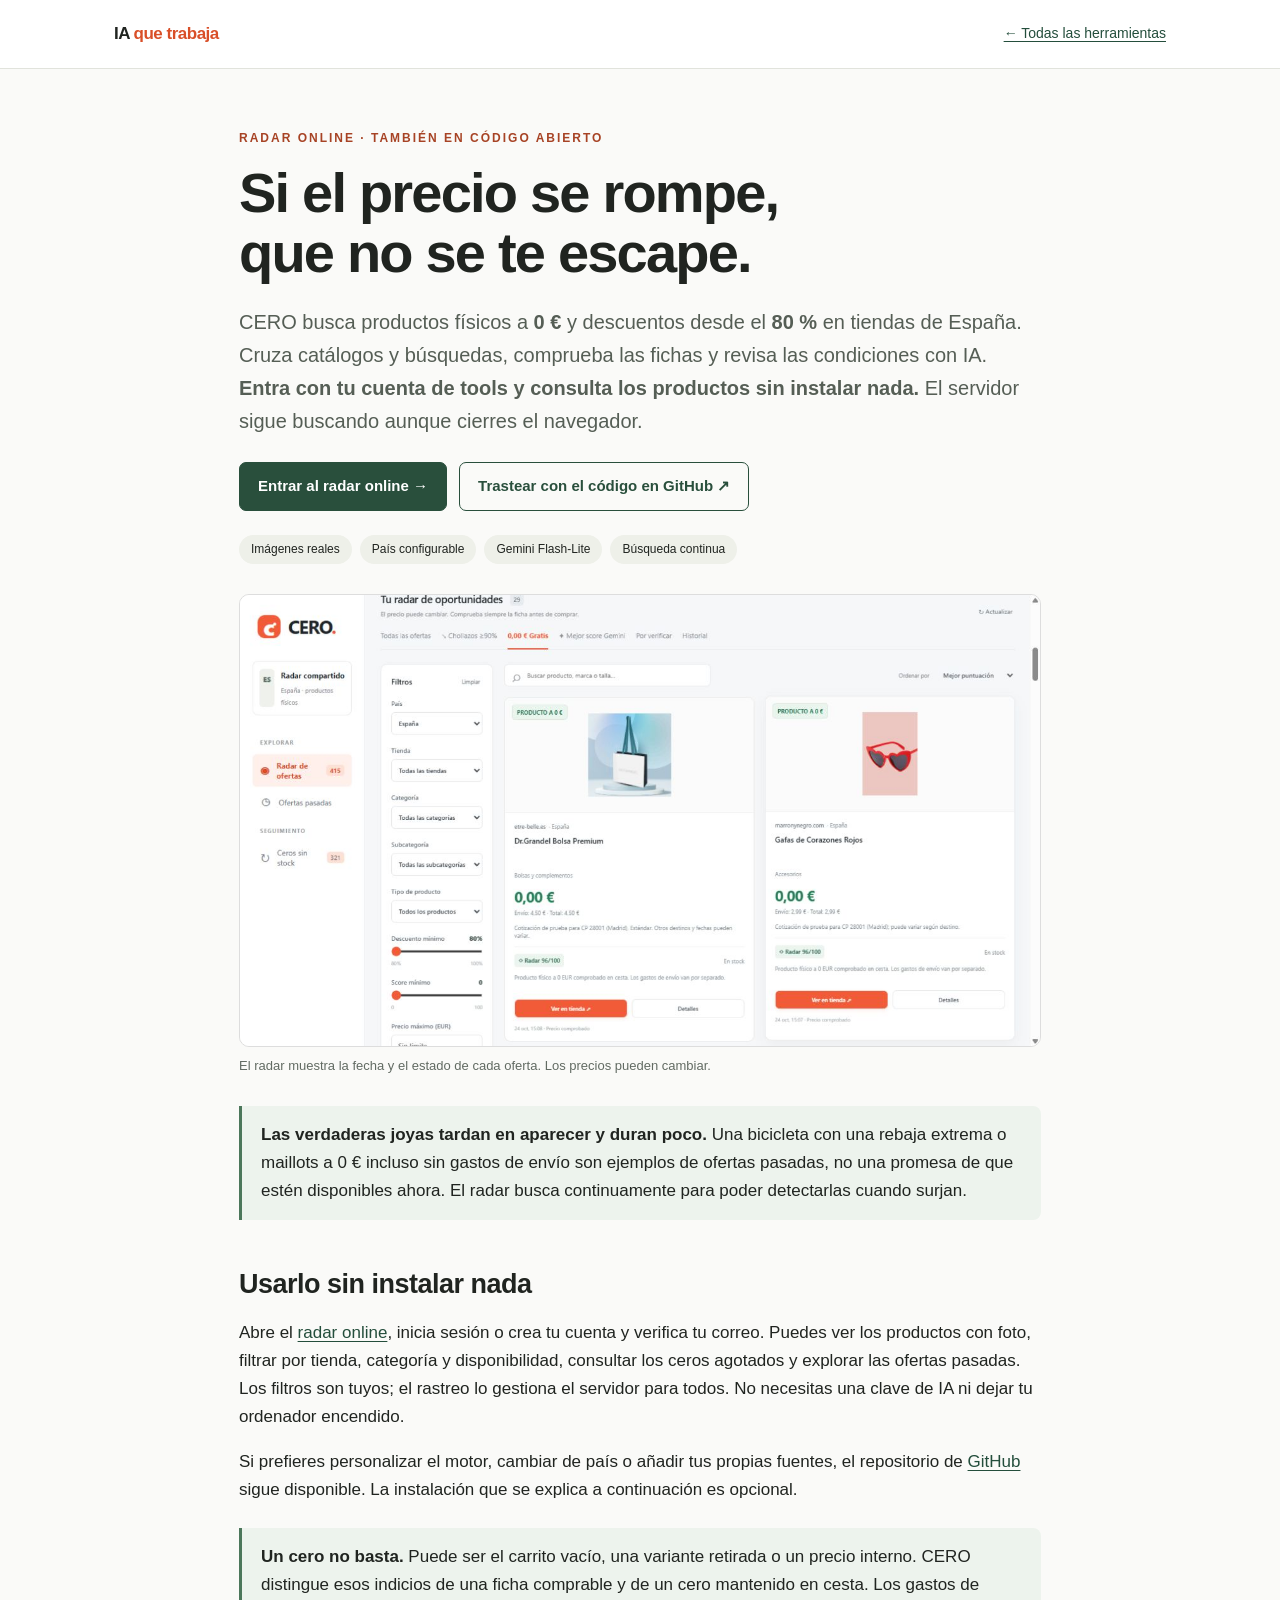
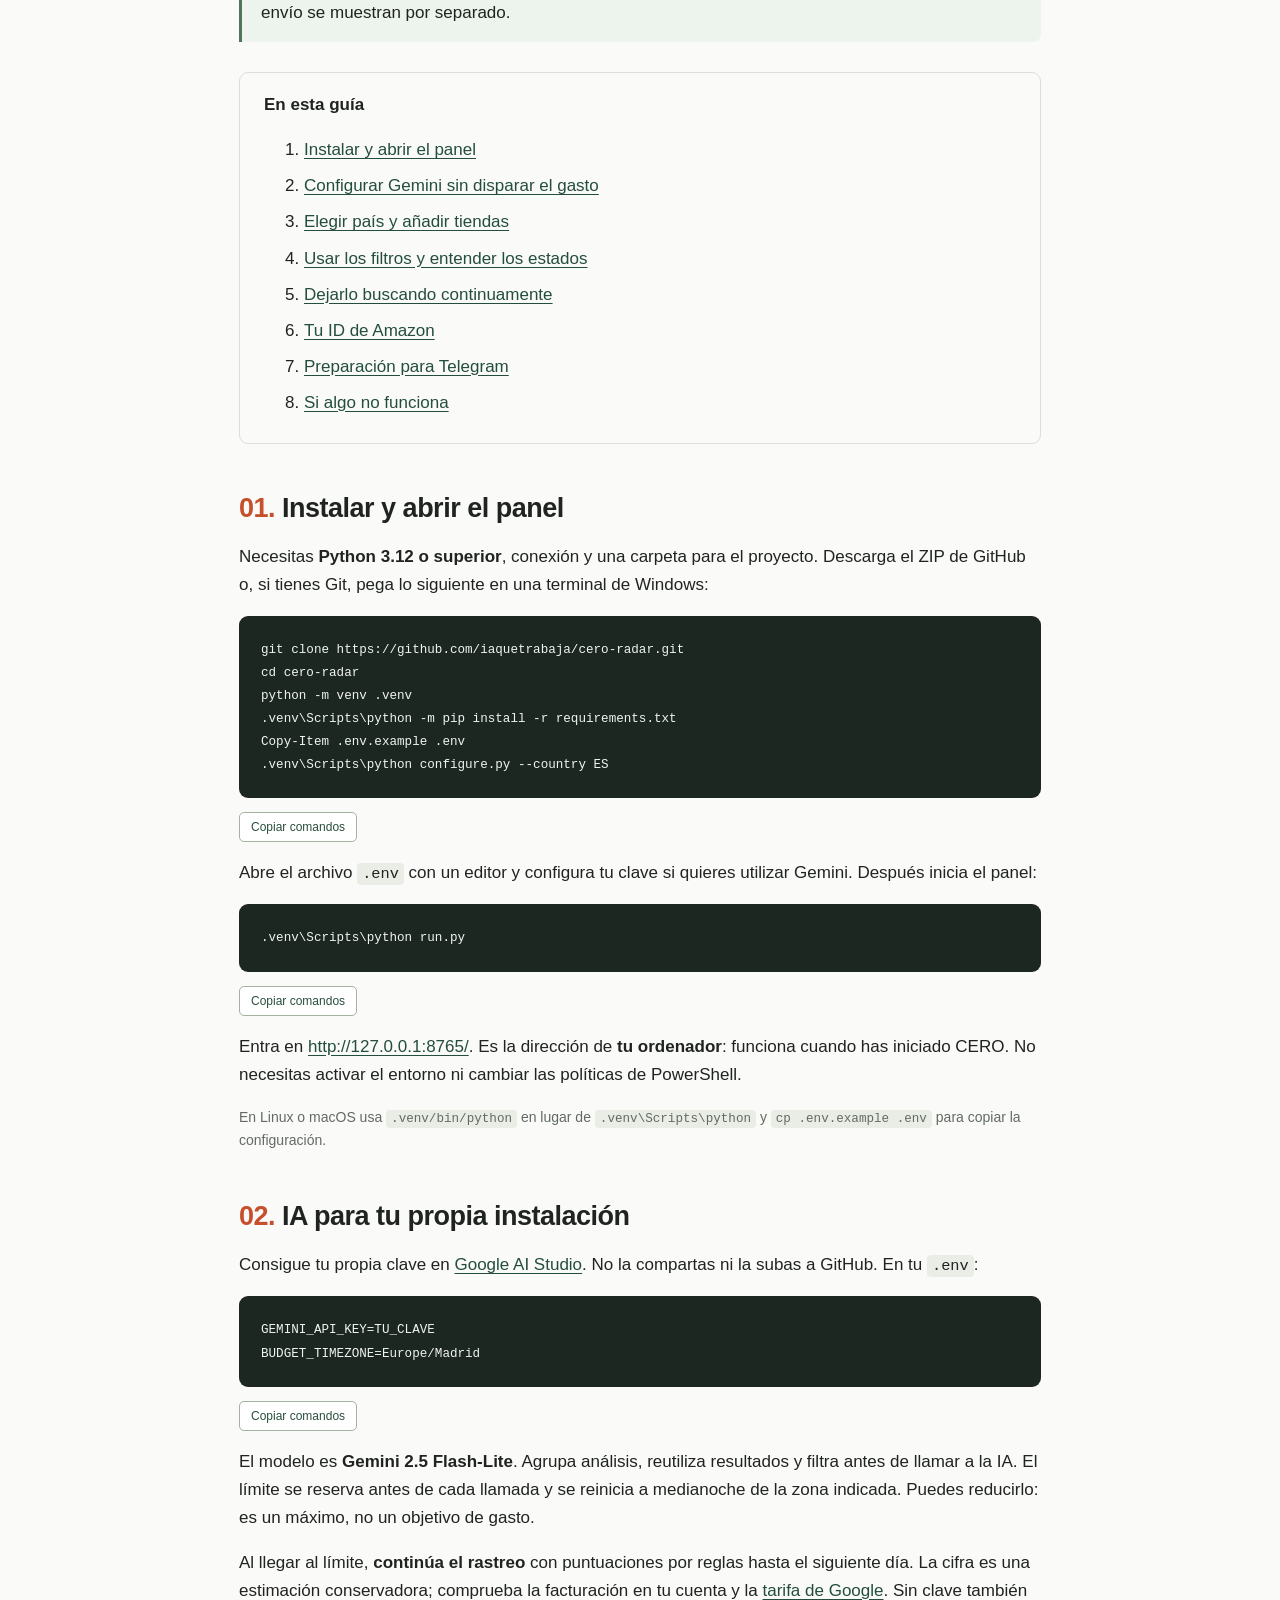
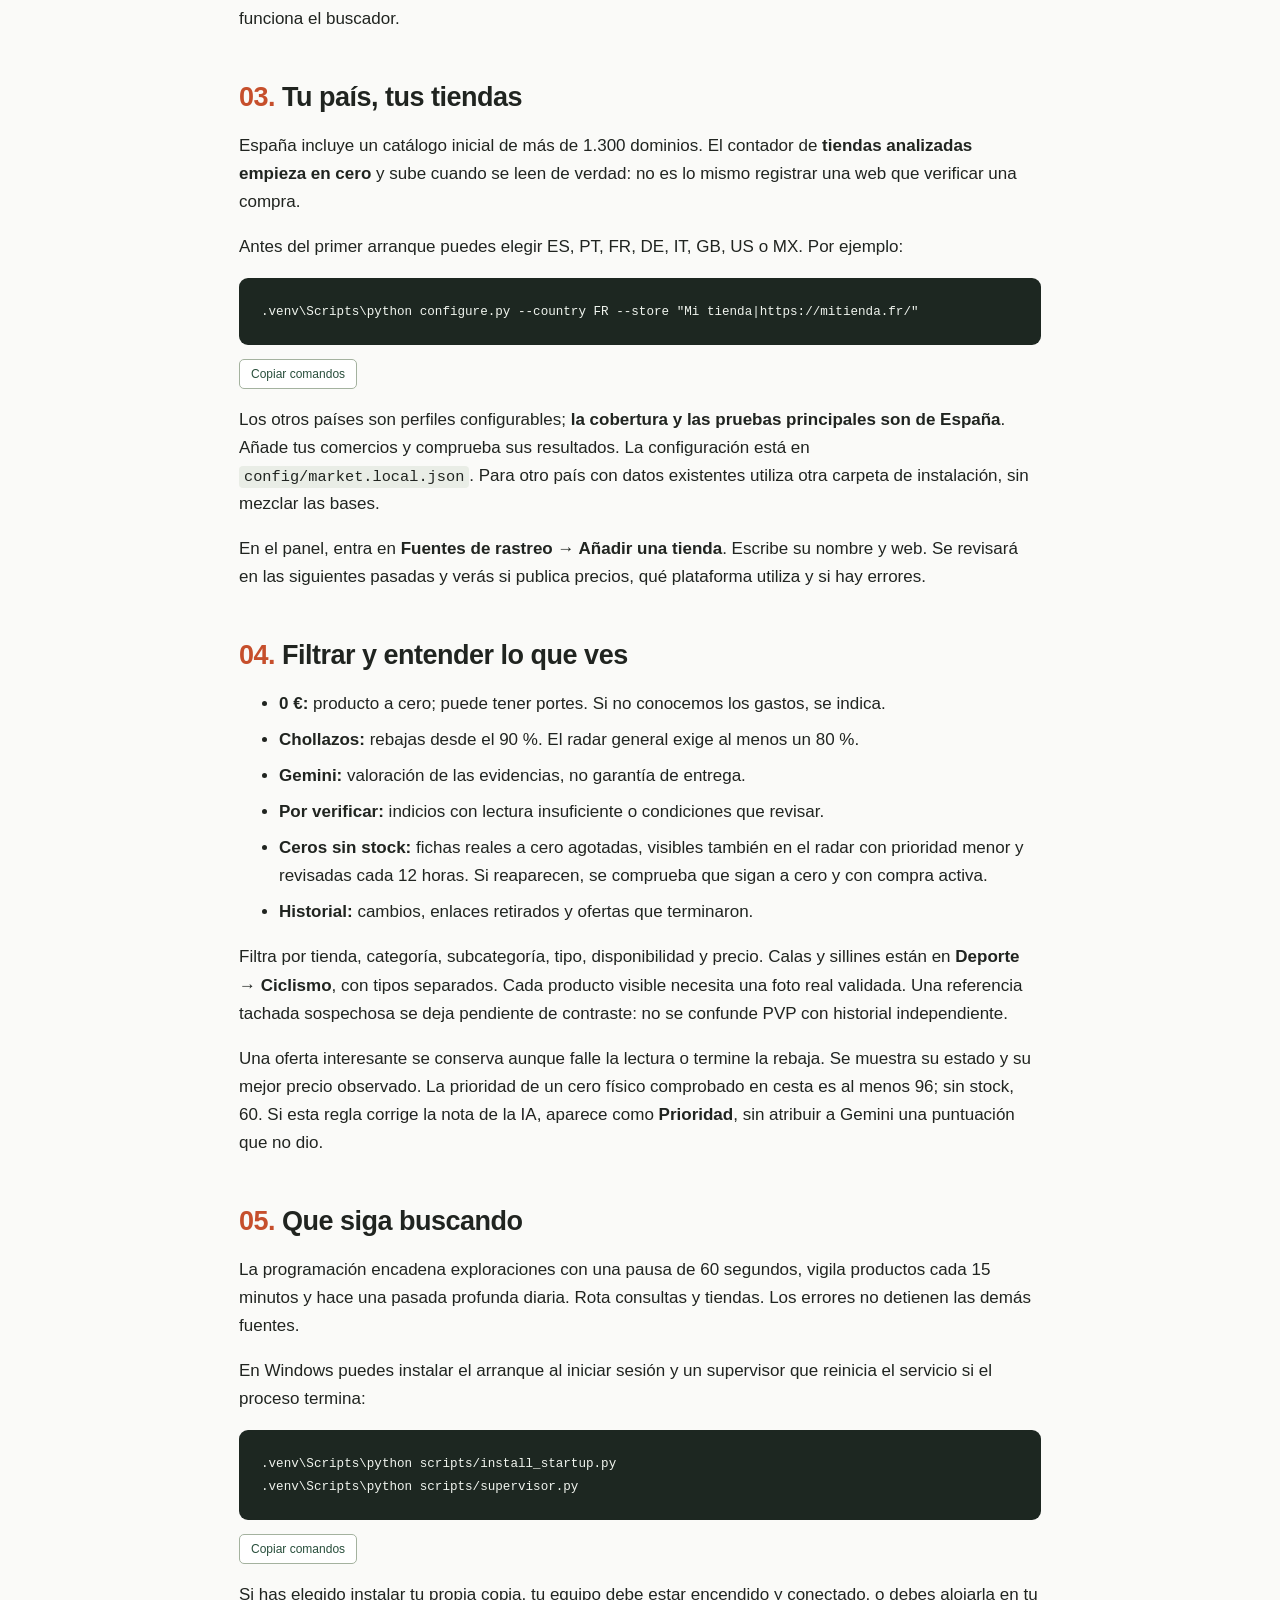
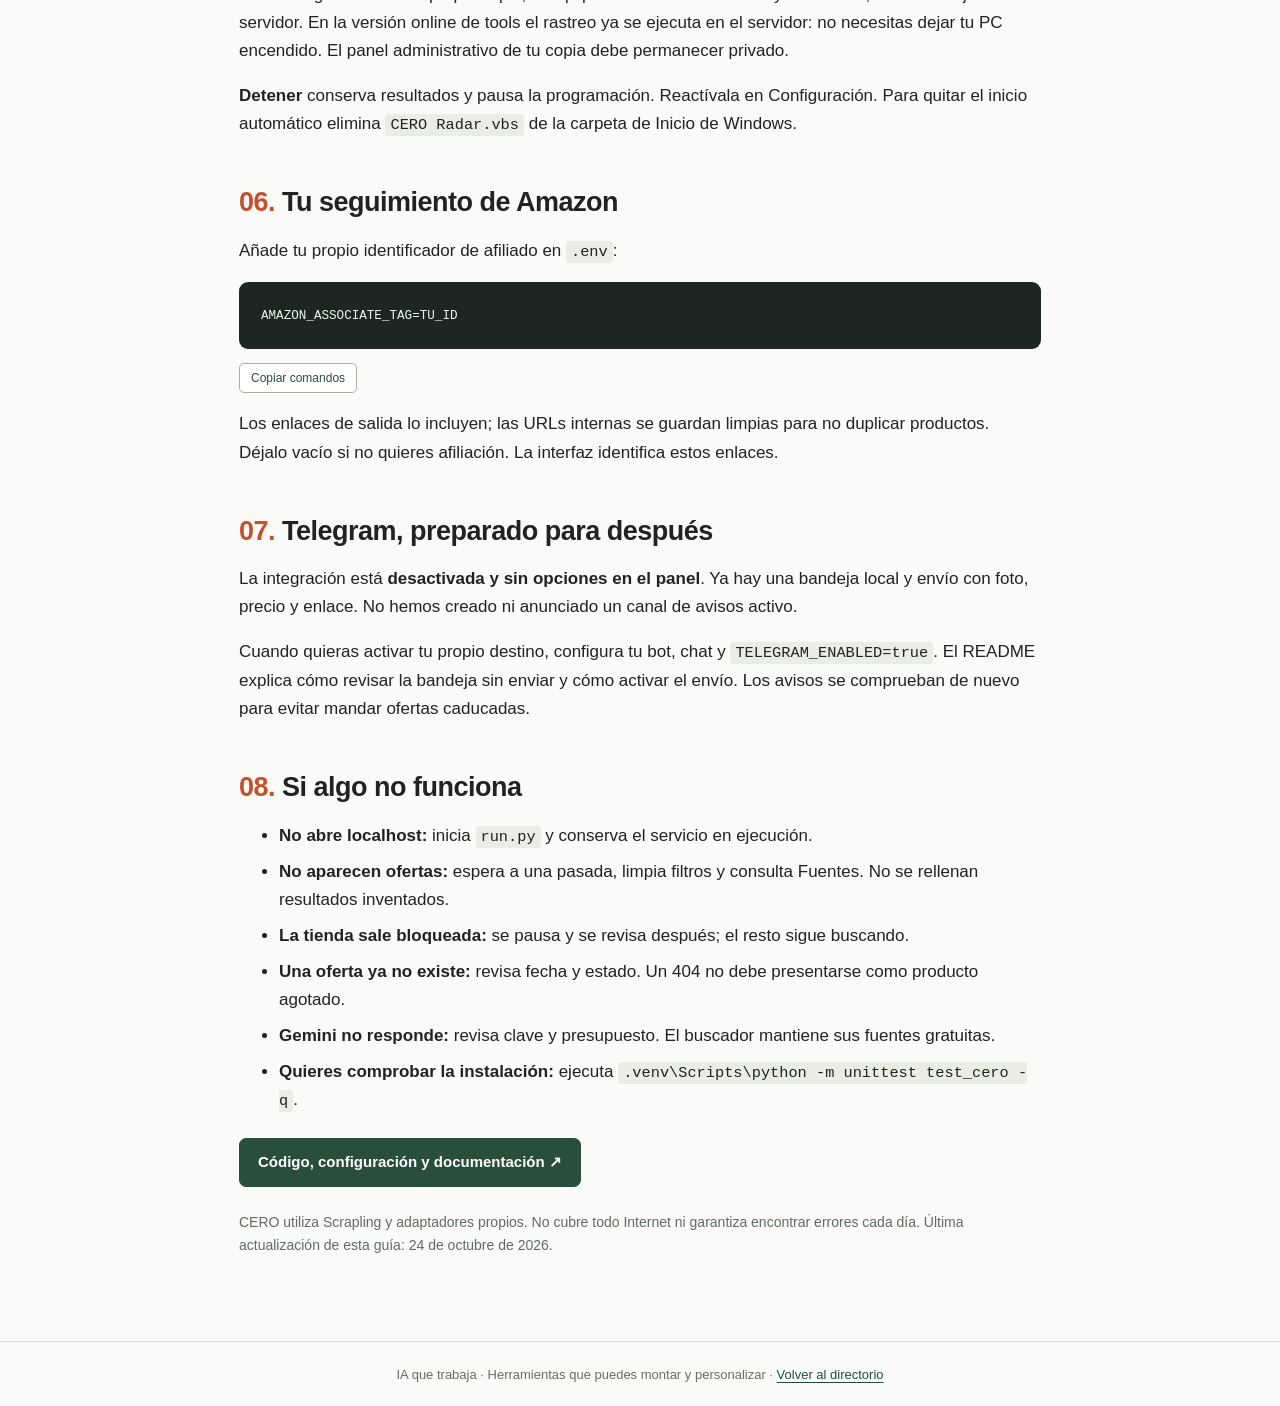
<file: docs/site/index.html>
<!doctype html>
<html lang="es"><head><meta charset="utf-8"><meta name="viewport" content="width=device-width,initial-scale=1">
<title>CERO: tu radar de chollos gratis online · IA que trabaja</title>
<meta name="description" content="Consulta CERO desde tu cuenta: productos físicos a cero y rebajas desde el 80%, con fotografías y revisión de IA. Sin instalar nada; también disponible en GitHub.">
<link rel="canonical" href="https://tools.iaquetrabaja.com/cero/">
<meta property="og:title" content="CERO: tu radar de chollos con IA"><meta property="og:description" content="Consulta el radar online sin instalar nada o personaliza tu propia copia desde GitHub."><meta property="og:image" content="https://tools.iaquetrabaja.com/cero/img/cero-panel.png?v=online-1"><meta property="og:type" content="article">
<link rel="icon" href="/iqt/favicon.svg">
<style>
:root{font-family:Arial,Helvetica,sans-serif;color:#202420;background:#fafaf8;font-size:17px;line-height:1.65}*{box-sizing:border-box}body{margin:0}a{color:#244e3c;text-underline-offset:3px}header{border-bottom:1px solid #e1e3dc;background:white}header>div{max-width:1100px;margin:auto;display:flex;justify-content:space-between;gap:20px;align-items:center;padding:20px 24px}.brand{text-decoration:none;color:#202420;font-weight:800;letter-spacing:-.5px}.brand span{color:#d94f28}.back{font-size:14px}main{max-width:850px;margin:auto;padding:48px 24px 70px}.eyebrow{font-size:12px;letter-spacing:2px;font-weight:700;color:#a74325}.hero h1{font-size:clamp(34px,6vw,56px);line-height:1.08;letter-spacing:-1.8px;margin:14px 0 22px}.lead{font-size:20px;color:#555e55}.cta{display:flex;gap:12px;flex-wrap:wrap;margin:24px 0}.btn{display:inline-flex;align-items:center;justify-content:center;border:1px solid #294f3c;border-radius:7px;padding:11px 18px;text-decoration:none;font-size:15px;font-weight:700;background:#294f3c;color:white}.btn.secondary{background:transparent;color:#294f3c}.tags{display:flex;gap:8px;flex-wrap:wrap}.tags span{background:#eef0e9;border-radius:30px;padding:5px 12px;font-size:12px}figure{margin:30px 0}figure img{width:100%;border:1px solid #ddd;border-radius:10px;display:block}figcaption{font-size:13px;color:#626b63;margin-top:8px}.note{background:#edf3ed;border-left:3px solid #4c775b;padding:15px 19px;border-radius:0 8px 8px 0;margin:24px 0}.note p{margin:0}.index{border:1px solid #ddd;border-radius:9px;padding:18px 24px;margin:30px 0}.index ol{margin-bottom:0}h2{font-size:27px;letter-spacing:-.5px;line-height:1.25;margin:48px 0 16px;scroll-margin-top:20px}h3{font-size:20px;margin-top:28px}li{margin:8px 0}pre{position:relative;white-space:pre-wrap;overflow-wrap:anywhere;background:#1d2721;color:#f0f4ee;border-radius:9px;padding:22px;font-size:14px;line-height:1.65}code{font-family:Consolas,monospace;font-size:.9em}p code,li code{background:#e9ede6;padding:2px 5px;border-radius:4px}.copy{border:1px solid #a4b29f;background:white;color:#294f3c;cursor:pointer;border-radius:5px;padding:7px 11px;font-size:12px}table{width:100%;border-collapse:collapse;font-size:15px}th,td{text-align:left;vertical-align:top;padding:12px 8px;border-bottom:1px solid #ddd}th{font-size:12px;color:#667064;text-transform:uppercase}.table-wrap{overflow-x:auto}footer{border-top:1px solid #ddd;padding:22px 24px;font-size:13px;color:#657060;text-align:center}.step{color:#c64f2c}.small{font-size:14px;color:#626b63}@media(max-width:560px){main{padding:30px 18px 50px}header>div{padding:15px 18px}.cta .btn{width:100%}.hero h1{letter-spacing:-1px}pre{padding:16px;font-size:12px}}
</style></head><body>
<header><div><a class="brand" href="/">IA <span>que trabaja</span></a><a class="back" href="/">← Todas las herramientas</a></div></header>
<main><section class="hero"><p class="eyebrow">RADAR ONLINE · TAMBIÉN EN CÓDIGO ABIERTO</p><h1>Si el precio se rompe,<br>que no se te escape.</h1>
<p class="lead">CERO busca productos físicos a <b>0 €</b> y descuentos desde el <b>80 %</b> en tiendas de España. Cruza catálogos y búsquedas, comprueba las fichas y revisa las condiciones con IA. <b>Entra con tu cuenta de tools y consulta los productos sin instalar nada.</b> El servidor sigue buscando aunque cierres el navegador.</p>
<div class="cta"><a class="btn" href="/cero/radar/">Entrar al radar online →</a><a class="btn secondary" href="https://github.com/iaquetrabaja/cero-radar" target="_blank" rel="noopener">Trastear con el código en GitHub ↗</a></div>
<div class="tags"><span>Imágenes reales</span><span>País configurable</span><span>Gemini Flash-Lite</span><span>Búsqueda continua</span></div></section>
<figure><img src="img/cero-panel.png?v=online-1" alt="Radar online de CERO con productos físicos a cero y sus gastos de envío separados"><figcaption>El radar muestra la fecha y el estado de cada oferta. Los precios pueden cambiar.</figcaption></figure>
<div class="note"><p><b>Las verdaderas joyas tardan en aparecer y duran poco.</b> Una bicicleta con una rebaja extrema o maillots a 0 € incluso sin gastos de envío son ejemplos de ofertas pasadas, no una promesa de que estén disponibles ahora. El radar busca continuamente para poder detectarlas cuando surjan.</p></div>
<h2>Usarlo sin instalar nada</h2><p>Abre el <a href="/cero/radar/">radar online</a>, inicia sesión o crea tu cuenta y verifica tu correo. Puedes ver los productos con foto, filtrar por tienda, categoría y disponibilidad, consultar los ceros agotados y explorar las ofertas pasadas. Los filtros son tuyos; el rastreo lo gestiona el servidor para todos. No necesitas una clave de IA ni dejar tu ordenador encendido.</p>
<p>Si prefieres personalizar el motor, cambiar de país o añadir tus propias fuentes, el repositorio de <a href="https://github.com/iaquetrabaja/cero-radar" target="_blank" rel="noopener">GitHub</a> sigue disponible. La instalación que se explica a continuación es opcional.</p>
<div class="note"><p><b>Un cero no basta.</b> Puede ser el carrito vacío, una variante retirada o un precio interno. CERO distingue esos indicios de una ficha comprable y de un cero mantenido en cesta. Los gastos de envío se muestran por separado.</p></div>
<nav class="index" aria-label="Contenido de la guía"><b>En esta guía</b><ol><li><a href="#instalar">Instalar y abrir el panel</a></li><li><a href="#gemini">Configurar Gemini sin disparar el gasto</a></li><li><a href="#pais">Elegir país y añadir tiendas</a></li><li><a href="#filtrar">Usar los filtros y entender los estados</a></li><li><a href="#continuo">Dejarlo buscando continuamente</a></li><li><a href="#amazon">Tu ID de Amazon</a></li><li><a href="#telegram">Preparación para Telegram</a></li><li><a href="#problemas">Si algo no funciona</a></li></ol></nav>
<h2 id="instalar"><span class="step">01.</span> Instalar y abrir el panel</h2>
<p>Necesitas <b>Python 3.12 o superior</b>, conexión y una carpeta para el proyecto. Descarga el ZIP de GitHub o, si tienes Git, pega lo siguiente en una terminal de Windows:</p>
<pre><code>git clone https://github.com/iaquetrabaja/cero-radar.git
cd cero-radar
python -m venv .venv
.venv\Scripts\python -m pip install -r requirements.txt
Copy-Item .env.example .env
.venv\Scripts\python configure.py --country ES</code></pre>
<p>Abre el archivo <code>.env</code> con un editor y configura tu clave si quieres utilizar Gemini. Después inicia el panel:</p>
<pre><code>.venv\Scripts\python run.py</code></pre>
<p>Entra en <a href="http://127.0.0.1:8765/">http://127.0.0.1:8765/</a>. Es la dirección de <b>tu ordenador</b>: funciona cuando has iniciado CERO. No necesitas activar el entorno ni cambiar las políticas de PowerShell.</p>
<p class="small">En Linux o macOS usa <code>.venv/bin/python</code> en lugar de <code>.venv\Scripts\python</code> y <code>cp .env.example .env</code> para copiar la configuración.</p>
<h2 id="gemini"><span class="step">02.</span> IA para tu propia instalación</h2>
<p>Consigue tu propia clave en <a href="https://aistudio.google.com/api-keys" target="_blank" rel="noopener">Google AI Studio</a>. No la compartas ni la subas a GitHub. En tu <code>.env</code>:</p>
<pre><code>GEMINI_API_KEY=TU_CLAVE
BUDGET_TIMEZONE=Europe/Madrid</code></pre>
<p>El modelo es <b>Gemini 2.5 Flash-Lite</b>. Agrupa análisis, reutiliza resultados y filtra antes de llamar a la IA. El límite se reserva antes de cada llamada y se reinicia a medianoche de la zona indicada. Puedes reducirlo: es un máximo, no un objetivo de gasto.</p>
<p>Al llegar al límite, <b>continúa el rastreo</b> con puntuaciones por reglas hasta el siguiente día. La cifra es una estimación conservadora; comprueba la facturación en tu cuenta y la <a href="https://ai.google.dev/gemini-api/docs/pricing" target="_blank" rel="noopener">tarifa de Google</a>. Sin clave también funciona el buscador.</p>
<h2 id="pais"><span class="step">03.</span> Tu país, tus tiendas</h2>
<p>España incluye un catálogo inicial de más de 1.300 dominios. El contador de <b>tiendas analizadas empieza en cero</b> y sube cuando se leen de verdad: no es lo mismo registrar una web que verificar una compra.</p>
<p>Antes del primer arranque puedes elegir ES, PT, FR, DE, IT, GB, US o MX. Por ejemplo:</p>
<pre><code>.venv\Scripts\python configure.py --country FR --store "Mi tienda|https://mitienda.fr/"</code></pre>
<p>Los otros países son perfiles configurables; <b>la cobertura y las pruebas principales son de España</b>. Añade tus comercios y comprueba sus resultados. La configuración está en <code>config/market.local.json</code>. Para otro país con datos existentes utiliza otra carpeta de instalación, sin mezclar las bases.</p>
<p>En el panel, entra en <b>Fuentes de rastreo → Añadir una tienda</b>. Escribe su nombre y web. Se revisará en las siguientes pasadas y verás si publica precios, qué plataforma utiliza y si hay errores.</p>
<h2 id="filtrar"><span class="step">04.</span> Filtrar y entender lo que ves</h2>
<ul><li><b>0 €:</b> producto a cero; puede tener portes. Si no conocemos los gastos, se indica.</li><li><b>Chollazos:</b> rebajas desde el 90 %. El radar general exige al menos un 80 %.</li><li><b>Gemini:</b> valoración de las evidencias, no garantía de entrega.</li><li><b>Por verificar:</b> indicios con lectura insuficiente o condiciones que revisar.</li><li><b>Ceros sin stock:</b> fichas reales a cero agotadas, visibles también en el radar con prioridad menor y revisadas cada 12 horas. Si reaparecen, se comprueba que sigan a cero y con compra activa.</li><li><b>Historial:</b> cambios, enlaces retirados y ofertas que terminaron.</li></ul>
<p>Filtra por tienda, categoría, subcategoría, tipo, disponibilidad y precio. Calas y sillines están en <b>Deporte → Ciclismo</b>, con tipos separados. Cada producto visible necesita una foto real validada. Una referencia tachada sospechosa se deja pendiente de contraste: no se confunde PVP con historial independiente.</p>
<p>Una oferta interesante se conserva aunque falle la lectura o termine la rebaja. Se muestra su estado y su mejor precio observado. La prioridad de un cero físico comprobado en cesta es al menos 96; sin stock, 60. Si esta regla corrige la nota de la IA, aparece como <b>Prioridad</b>, sin atribuir a Gemini una puntuación que no dio.</p><h2 id="continuo"><span class="step">05.</span> Que siga buscando</h2>
<p>La programación encadena exploraciones con una pausa de 60 segundos, vigila productos cada 15 minutos y hace una pasada profunda diaria. Rota consultas y tiendas. Los errores no detienen las demás fuentes.</p>
<p>En Windows puedes instalar el arranque al iniciar sesión y un supervisor que reinicia el servicio si el proceso termina:</p>
<pre><code>.venv\Scripts\python scripts/install_startup.py
.venv\Scripts\python scripts/supervisor.py</code></pre>
<p>Si has elegido instalar tu propia copia, tu equipo debe estar encendido y conectado, o debes alojarla en tu servidor. En la versión online de tools el rastreo ya se ejecuta en el servidor: no necesitas dejar tu PC encendido. El panel administrativo de tu copia debe permanecer privado.</p>
<p><b>Detener</b> conserva resultados y pausa la programación. Reactívala en Configuración. Para quitar el inicio automático elimina <code>CERO Radar.vbs</code> de la carpeta de Inicio de Windows.</p>
<h2 id="amazon"><span class="step">06.</span> Tu seguimiento de Amazon</h2>
<p>Añade tu propio identificador de afiliado en <code>.env</code>:</p>
<pre><code>AMAZON_ASSOCIATE_TAG=TU_ID</code></pre>
<p>Los enlaces de salida lo incluyen; las URLs internas se guardan limpias para no duplicar productos. Déjalo vacío si no quieres afiliación. La interfaz identifica estos enlaces.</p>
<h2 id="telegram"><span class="step">07.</span> Telegram, preparado para después</h2>
<p>La integración está <b>desactivada y sin opciones en el panel</b>. Ya hay una bandeja local y envío con foto, precio y enlace. No hemos creado ni anunciado un canal de avisos activo.</p>
<p>Cuando quieras activar tu propio destino, configura tu bot, chat y <code>TELEGRAM_ENABLED=true</code>. El README explica cómo revisar la bandeja sin enviar y cómo activar el envío. Los avisos se comprueban de nuevo para evitar mandar ofertas caducadas.</p>
<h2 id="problemas"><span class="step">08.</span> Si algo no funciona</h2>
<ul><li><b>No abre localhost:</b> inicia <code>run.py</code> y conserva el servicio en ejecución.</li><li><b>No aparecen ofertas:</b> espera a una pasada, limpia filtros y consulta Fuentes. No se rellenan resultados inventados.</li><li><b>La tienda sale bloqueada:</b> se pausa y se revisa después; el resto sigue buscando.</li><li><b>Una oferta ya no existe:</b> revisa fecha y estado. Un 404 no debe presentarse como producto agotado.</li><li><b>Gemini no responde:</b> revisa clave y presupuesto. El buscador mantiene sus fuentes gratuitas.</li><li><b>Quieres comprobar la instalación:</b> ejecuta <code>.venv\Scripts\python -m unittest test_cero -q</code>.</li></ul>
<div class="cta"><a class="btn" href="https://github.com/iaquetrabaja/cero-radar" target="_blank" rel="noopener">Código, configuración y documentación ↗</a></div>
<p class="small">CERO utiliza Scrapling y adaptadores propios. No cubre todo Internet ni garantiza encontrar errores cada día. Última actualización de esta guía: 24 de octubre de 2026.</p>
</main><footer>IA que trabaja · Herramientas que puedes montar y personalizar · <a href="/">Volver al directorio</a></footer>
<script>document.querySelectorAll('pre').forEach(pre=>{const b=document.createElement('button');b.className='copy';b.textContent='Copiar comandos';b.type='button';pre.after(b);b.addEventListener('click',async()=>{try{await navigator.clipboard.writeText(pre.innerText);b.textContent='Copiado';setTimeout(()=>b.textContent='Copiar comandos',1800)}catch{b.textContent='Selecciona y copia el texto'}})});</script>
</body></html>
</file>
